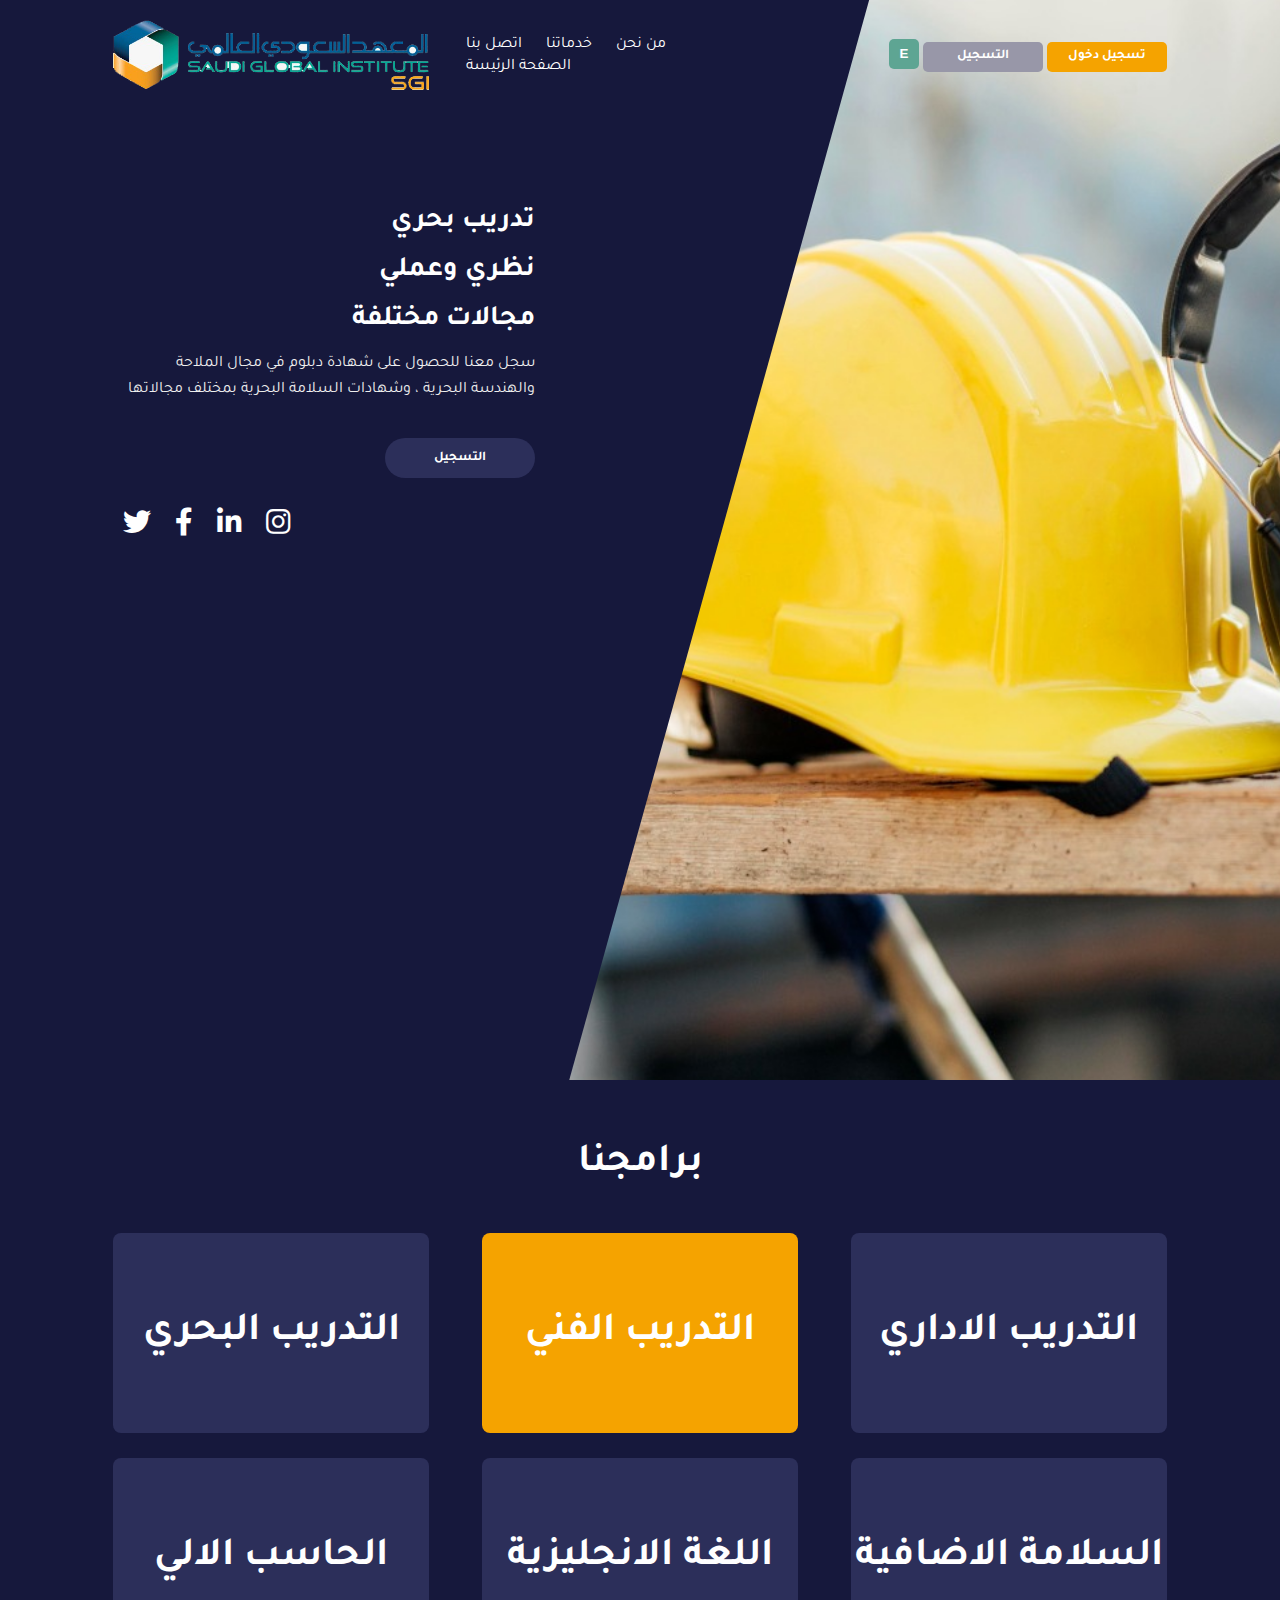
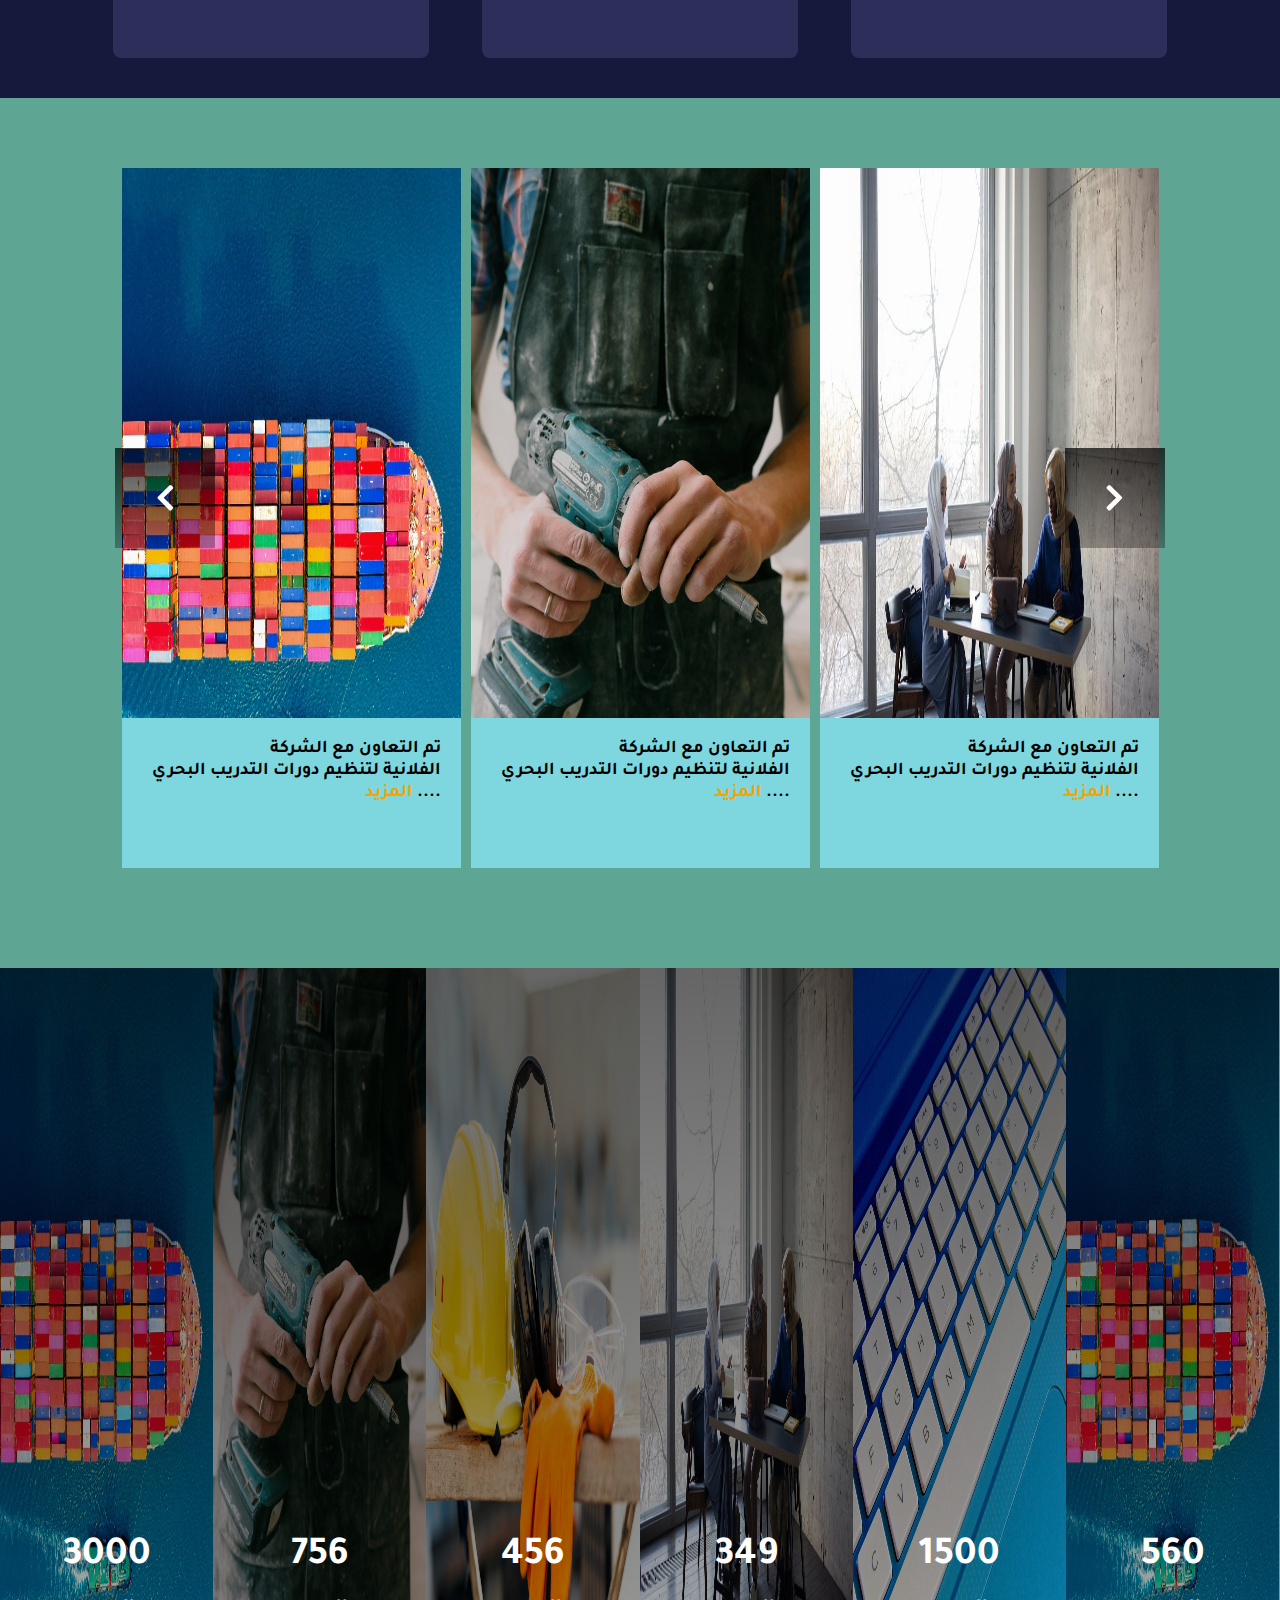
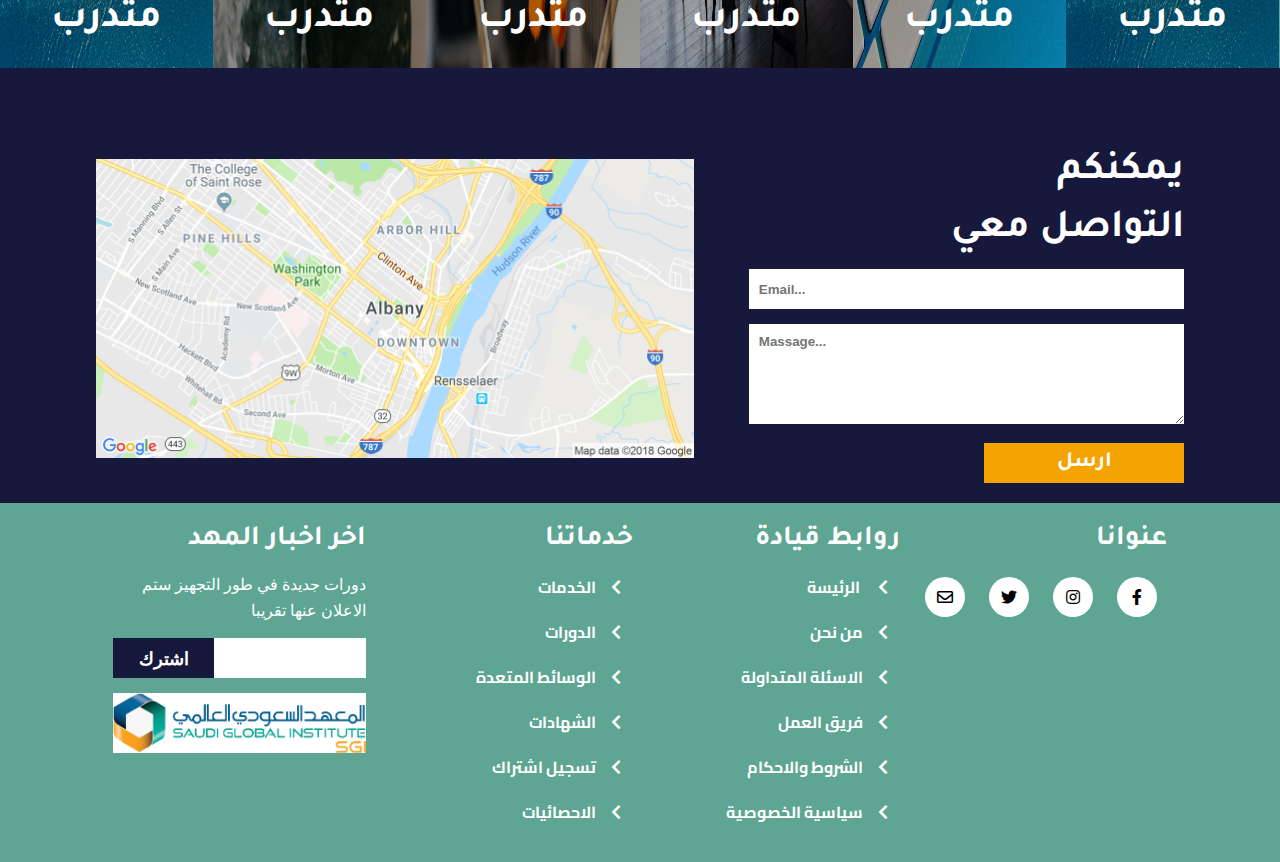
<file: index.html>
<!DOCTYPE html>
<html lang="en">
<head>
    <meta charset="UTF-8">
    <meta http-equiv="X-UA-Compatible" content="IE=edge">
    <meta name="viewport" content="width=device-width, initial-scale=1.0">
    <title>Document</title>
    <link rel="stylesheet" href="css/all.css">
    <link rel="stylesheet" href="css/owl.carousel.min.css">
    <link rel="stylesheet" href="css/owl.theme.default.min.css">
    <link rel="preconnect" href="https://fonts.googleapis.com">
    <link rel="preconnect" href="https://fonts.gstatic.com" crossorigin>
    <link href="https://fonts.googleapis.com/css2?family=Amiri:ital@1&family=Cairo:wght@200&family=Changa:wght@200;300&family=Raleway:wght@200&family=Scheherazade+New&family=Tajawal:wght@200;400&display=swap" rel="stylesheet">
    <!-- <link href="https://unpkg.com/aos@2.3.1/dist/aos.css" rel="stylesheet"> -->

    <link rel="stylesheet" href="css/style.css">
    <link rel="stylesheet" href="css/media.css">
</head>
<body>
    <!-- strad home -->
    <div class="home">
        <!-- strad header -->
        <header>
            <div class="container">
                <div class="flex-header">
                    <div class="col-header1">
                        <div class="img-header">
                            <img src="img/logo2222.png" style="width: 100%; height: 70px;" alt="">
                            <div class="mune">
                                <span class="fa fa-bars"></span>
                            </div>
                        </div>
                    </div>
                    <div class="col-header2">
                        <div class="list-header sd">
                            <ul>
                                <li><a href="#">اتصل بنا</a></li>
                                <li><a href="#">خدماتنا</a></li>
                                <li><a href="#">من نحن</a></li>
                                <li><a href="#">الصفحة الرئيسة</a></li>
                            </ul>
                        </div>
                    </div>
                 
                 <div class="col-header">
                    <div id="ul1" class="header-information sd">
                        <a href="English-index.html">
                            <button>E</button>
                        </a>
                       
                        <button>التسجيل</button>
                        <button>تسجيل دخول</button>
                    </div>
                 </div>
              
                </div>
                <div class="content-header">
                    <h2>تدريب بحري  </h2>
                    <h2>نظري وعملي  </h2>
                    <h2>مجالات مختلفة  </h2>
                    <p>
                        سجل معنا للحصول على شهادة دبلوم في مجال الملاحة
                        والهندسة البحرية ، وشهادات السلامة البحرية بمختلف مجالاتها      
                    </p>
                    <button>التسجيل</button>
                    <div class="icon-header">
                        <i class="fab fa-twitter"></i>
                        <i class="fab fa-facebook-f"></i>
                        <i class="fab fa-linkedin-in"></i>
                        <i class="fab fa-instagram"></i>
                    </div>
                </div>
                
            </div>
        </header>
        <!-- end header -->
        <!-- strad main -->
        <main>
            <section data-aos="fade-in" data-aos-duration="6000" class="promming">
                <div class="container">
                    <div class="all-head">
                        <h2>برامجنا</h2>
                    </div>
                    <div class="row-promming">
                        <div data-aos="fade-right" class="colum-promming">
                            <div class="prom-div">
                                <h2>التدريب الاداري</h2>
                            </div>
                        </div>
                        <div data-aos="fade-right" class="colum-promming">
                            <div class="prom-div div-active">
                                <h2>التدريب الفني</h2>
                            </div>
                        </div>
                        <div  data-aos="fade-up" class="colum-promming">
                            <div class="prom-div">
                                <h2>التدريب البحري</h2>
                            </div>
                        </div>
                        <div data-aos="fade-down" class="colum-promming">
                            <div class="prom-div">
                                <h2>السلامة الاضافية</h2>
                            </div>
                        </div>
                        <div data-aos="fade-left" class="colum-promming">
                            <div class="prom-div">
                                <h2>اللغة الانجليزية</h2>
                            </div>
                        </div>
                        <div data-aos="fade-center" class="colum-promming">
                            <div class="prom-div">
                                <h2>الحاسب الالي</h2>
                            </div>
                        </div>
                    </div>
                </div>
            </section>
            <!--strad service-->
            <section data-aos="fade-up" data-aos-duration="6000" class="service">
                <div class="container">
                    <div class="owl-carousel pos-silder">
                        <div class="item">
                            <img src="img/jj.jpeg" alt="">
                            <div class="ser-div">
                                <h2>تم التعاون مع الشركة  </h2>
                                <h2>الفلانية لتنظيم دورات التدريب البحري .... <span>المزيد</span></h2>
                            </div>
                        </div>
                        <div class="item">
                            <img src="img/service.jpeg" alt="">
                            <div class="ser-div">
                                <h2>تم التعاون مع الشركة  </h2>
                                <h2>الفلانية لتنظيم دورات التدريب البحري .... <span>المزيد</span></h2>
                            </div>
                        </div>
                        <div class="item">
                            <img src="img/s2.jpeg" alt="">
                            <div class="ser-div">
                                <h2>تم التعاون مع الشركة  </h2>
                                <h2>الفلانية لتنظيم دورات التدريب البحري .... <span>المزيد</span></h2>
                            </div>
                        </div>
                    </div>
                    <div class="icon1">
                        <i class="fas fa-chevron-left customPrevBtn21 "></i>
                        <i class="fas fa-chevron-right customNextBtn21"></i>
                    </div>
                </div>
              

            </section>
            <!-- end service -->
            <!-- strad profile -->
            <section data-aos="fade-up" data-aos-duration="9000" class="profile">
                <div class="container">
                    <div class="row-profile">
                        <div data-aos="fade-down" class="col-profile">
                            <div class="prof-image">
                                <img src="img/jj.jpeg" alt="">
                                <div class="prof-div">
                                    <h2>3000</h2>
                                    <h3>متدرب</h3>
                                </div>
                            </div>
                        </div>
                        <div data-aos="fade-up" class="col-profile">
                            <div class="prof-image">
                                <img src="img/service.jpeg" alt="">
                                <div class="prof-div">
                                    <h2>756</h2>
                                    <h3>متدرب</h3>
                                </div>
                            </div>
                        </div>
                        <div data-aos="fade-left" class="col-profile">
                            <div class="prof-image">
                                <img src="img/bg.jpeg" alt="">
                                <div class="prof-div">
                                    <h2>456</h2>
                                    <h3>متدرب</h3>
                                </div>
                            </div>
                        </div>
                        <div data-aos="fade-right" class="col-profile">
                            <div class="prof-image">
                                <img src="img/s2.jpeg" alt="">
                                <div class="prof-div">
                                    <h2>349</h2>
                                    <h3>متدرب</h3>
                                </div>
                            </div>
                        </div>
                        <div data-aos="fade-center" class="col-profile">
                            <div class="prof-image">
                                <img src="img/s3.jpeg" alt="">
                                <div class="prof-div">
                                    <h2>1500</h2>
                                    <h3>متدرب</h3>
                                </div>
                            </div>
                        </div>
                        <div data-aos="fade-down" class="col-profile">
                            <div class="prof-image">
                                <img src="img/jj.jpeg" alt="">
                                <div class="prof-div">
                                    <h2>560</h2>
                                    <h3>متدرب</h3>
                                </div>
                            </div>
                        </div>
                    </div>
                </div>
            </section> 
            <!-- end profile -->
            <!-- strad contact Us -->
             <section data-aos="fade-in" data-aos-duration="10000" class="Contact">
                 <div class="container">
                    <div class="row-contact">
                        <div data-aos="fade-up" class="colum-contact">
                            <img src="img/google@2x.png" alt="">
                        </div>
                        <div data-aos="fade-left" class="colum-contact1">
                            <div class="content">
                                <h2>يمكنكم</h2>
                                <h2>التواصل معي</h2>
                                <form>
                                    <div class="all-input">
                                        <input type="email" placeholder="Email...">
                                    </div>
                                    <div class="all-input">
                                        <textarea placeholder="Massage..."></textarea>
                                    </div>
                                    <div class="all-but">
                                        <button>ارسل</button>
                                    </div>
                                </form>
                            </div>
                       
                        </div>
                    </div>
                 </div>
            </section> 
            <!-- end contact Us -->
        </main>
        <!-- end main -->
        <!-- strad footer -->
         <footer data-aos="fade-down" data-aos-duration="12000" class="arbic">
            <div class="container">
                <div class="row-footer">
                    <div class="col-foot">
                        <div class="part1">
                           <h3>عنوانا</h3>
                              <div class="social">
                                <i class="fab fa-facebook-f"></i>
                                <i class="fab fa-instagram"></i>
                                <i class="fab fa-twitter"></i>
                                <i class="far fa-envelope"></i>
                            </div>
                        </div>
                    </div>
                    <div class="col-foot">
                        <div class="part2">
                            <h3>روابط قيادة</h3>
                            <ul>
                                <li><a href="#"> <i class="fas fa-chevron-left"></i> الرئيسة</a></li>
                                <li><a href="#"><i class="fas fa-chevron-left"></i>من نحن</a></li>
                                <li><a href="#"><i class="fas fa-chevron-left"></i>الاسئلة المتداولة</a></li>
                                <li><a href="#"><i class="fas fa-chevron-left"></i>فريق العمل</a></li>
                                <li><a href="#"><i class="fas fa-chevron-left"></i>الشروط والاحكام</a></li>
                                <li><a href="#"><i class="fas fa-chevron-left"></i>سياسية الخصوصية</a></li>
                            </ul>
                        </div>
                    </div>
                    <div class="col-foot">
                            <div class="part3">
                                <h3>خدماتنا</h3>
                                <ul>
                                    <li><a href="#"><i class="fas fa-chevron-left"></i>الخدمات</a></li>
                                    <li><a href="#"><i class="fas fa-chevron-left"></i>الدورات</a></li>
                                    <li><a href="#"><i class="fas fa-chevron-left"></i>الوسائط المتعدة</a></li>
                                    <li><a href="#"><i class="fas fa-chevron-left"></i>الشهادات</a></li>
                                    <li><a href="#"><i class="fas fa-chevron-left"></i>تسجيل اشتراك</a></li>
                                    <li><a href="#"><i class="fas fa-chevron-left"></i>الاحصائيات</a></li>
                                </ul>
                            </div>
                    </div>
                    <div class="col-foot">
                        <div class="prat4">
                            <h3>اخر اخبار المهد</h3>
                            <p>
                                دورات جديدة في طور التجهيز ستم الاعلان عنها تقريبا
                            </p>
                            <div class="foot-input">
                                <input type="text">
                                <button>اشترك</button>
                            </div>
                            <img src="img/sdsd.jpg" width="100%" alt="">
                        
                        </div>
                    </div>
                </div>
            </div>
        </footer> 
        <!-- end footert -->
    </div>
    <!-- end home -->
    <script src="js/jquery-3.5.1.min.js"></script>
    <script src="js/owl.carousel.min.js"></script>
    <script src="https://unpkg.com/aos@2.3.1/dist/aos.js"></script>

    
    <script src="js/main.js"></script>
</body>
</html>
</file>
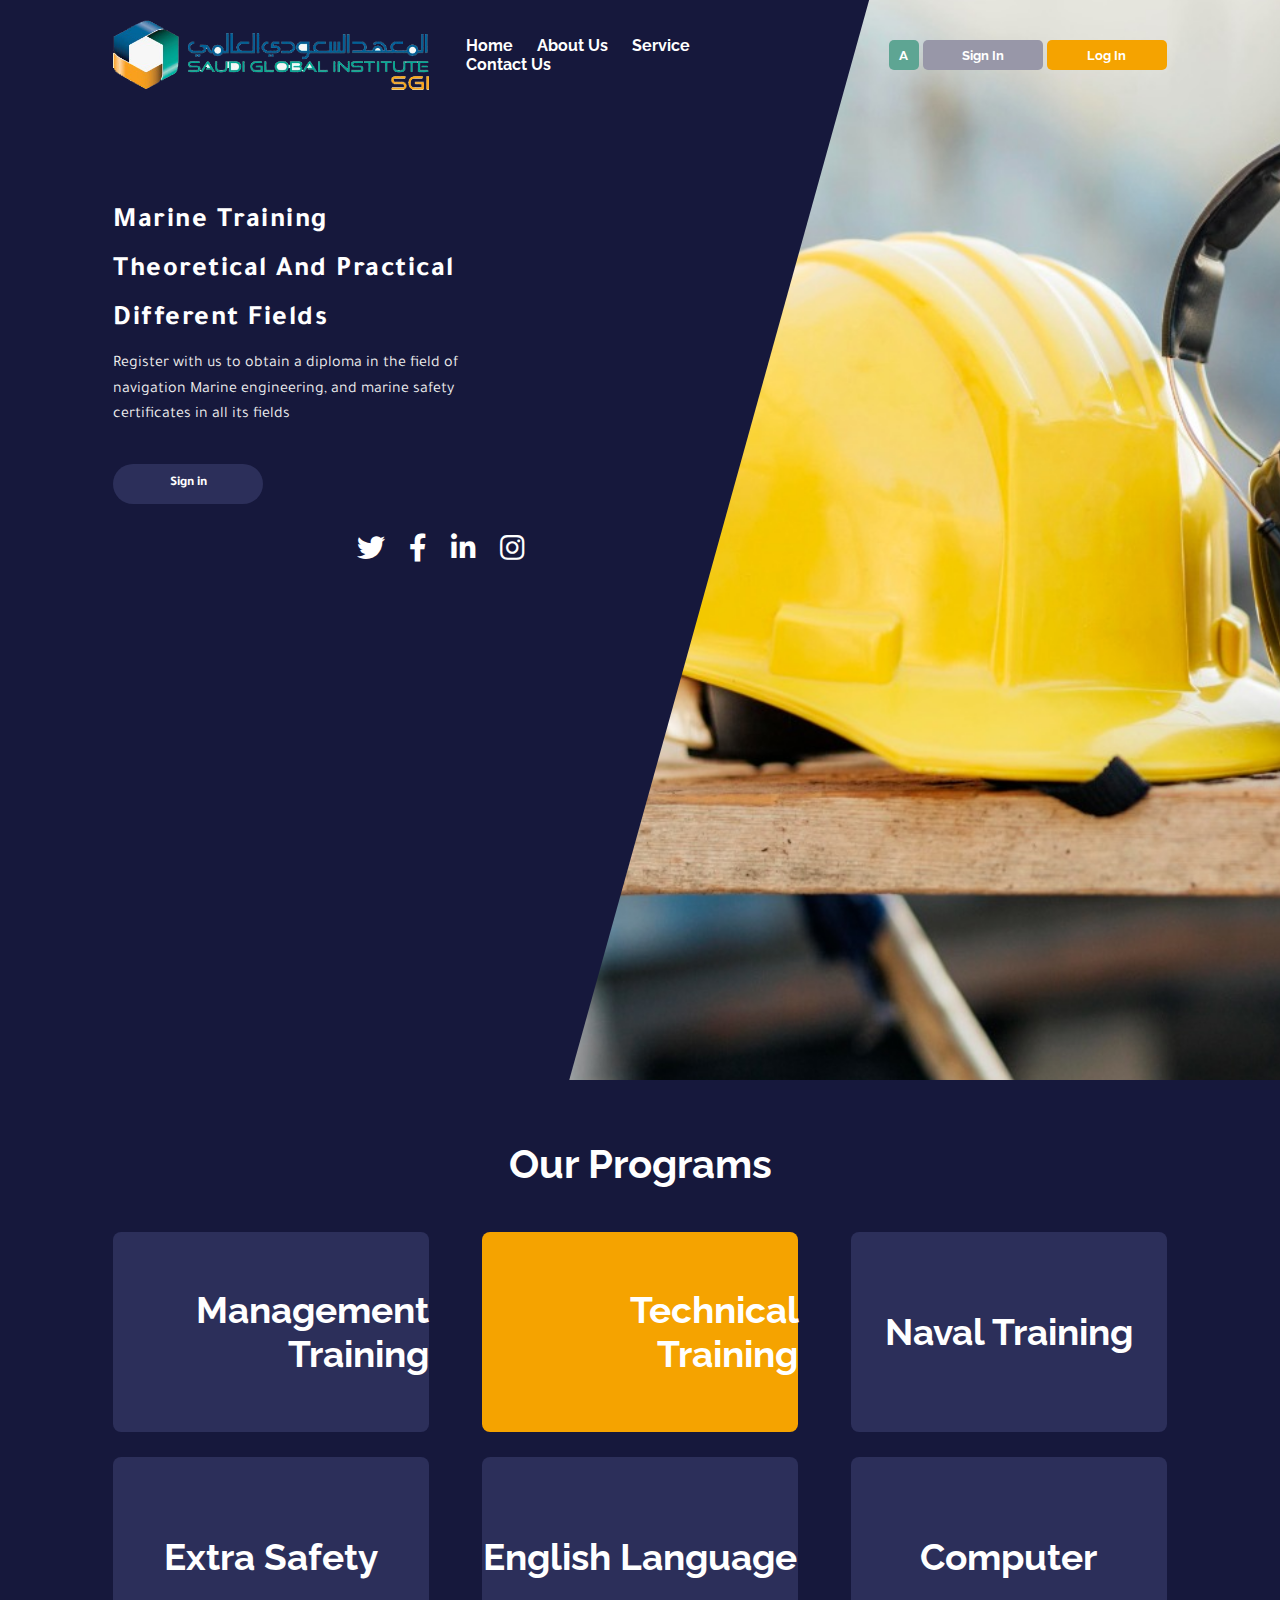
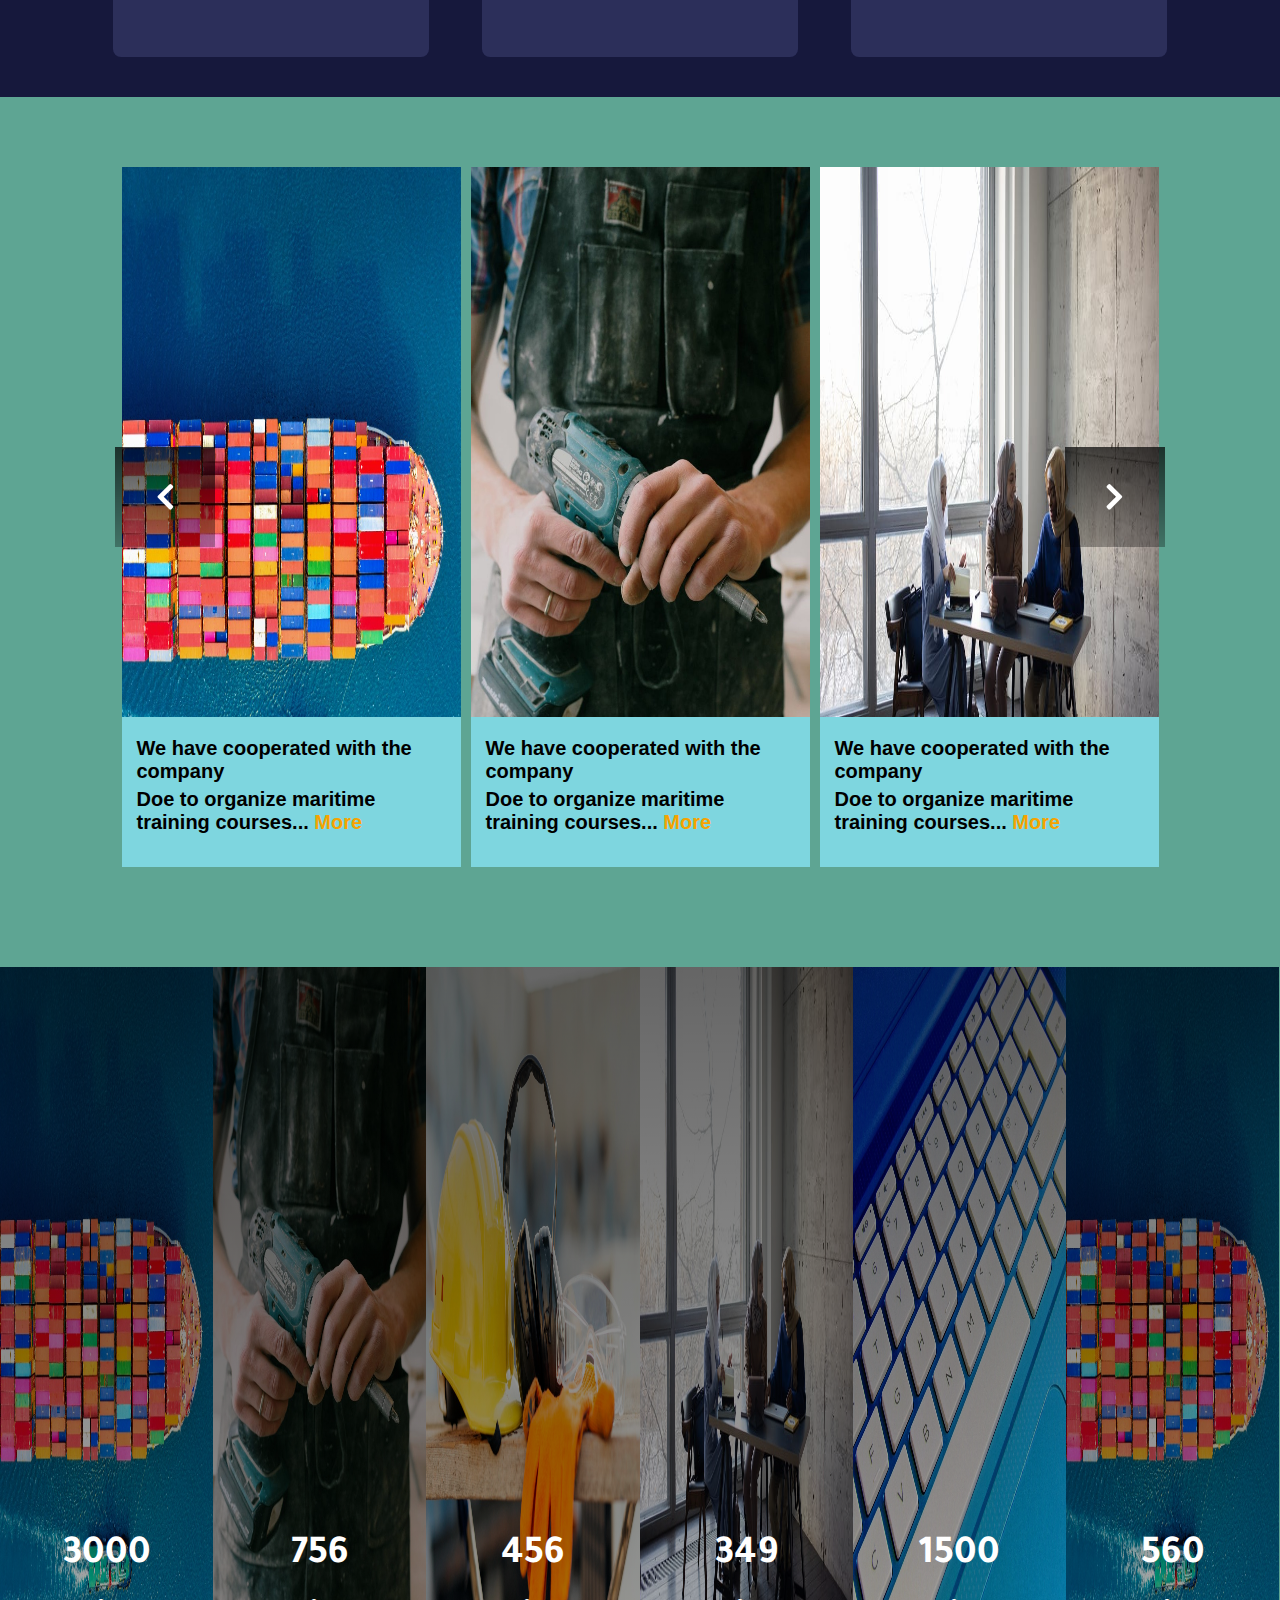
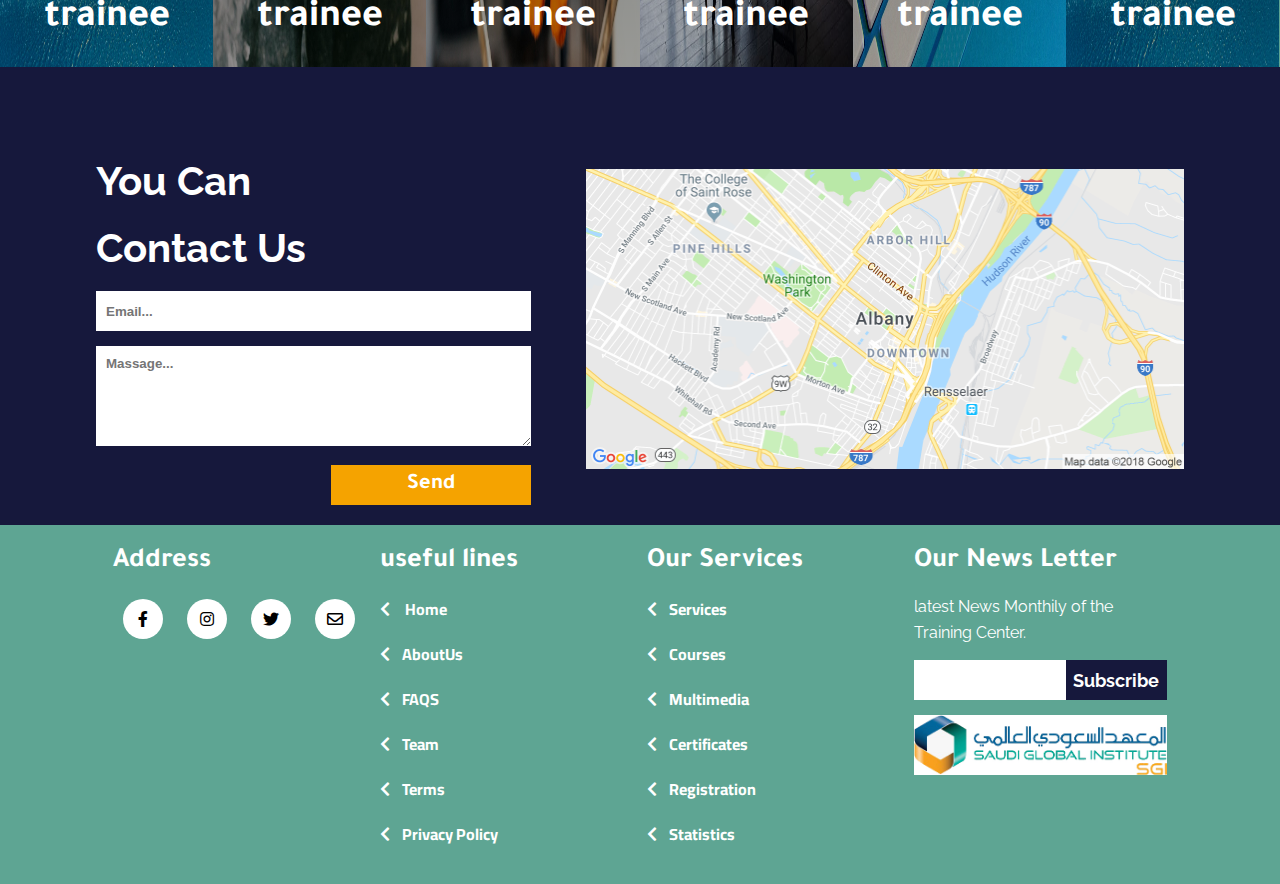
<file: English-index.html>
<!DOCTYPE html>
<html lang="en">
<head>
    <meta charset="UTF-8">
    <meta http-equiv="X-UA-Compatible" content="IE=edge">
    <meta name="viewport" content="width=device-width, initial-scale=1.0">
    <title>Document</title>
    <link rel="stylesheet" href="css/all.css">
    <link rel="stylesheet" href="css/owl.carousel.min.css">
    <link rel="stylesheet" href="css/owl.theme.default.min.css">
    <link rel="preconnect" href="https://fonts.googleapis.com">
    <link rel="preconnect" href="https://fonts.gstatic.com" crossorigin>
    <link href="https://fonts.googleapis.com/css2?family=Amiri:ital@1&family=Cairo:wght@200&family=Changa:wght@200;300&family=Raleway:wght@200&family=Scheherazade+New&family=Tajawal:wght@200;400&display=swap" rel="stylesheet">
    <!-- <link href="https://unpkg.com/aos@2.3.1/dist/aos.css" rel="stylesheet"> -->

    <link rel="stylesheet" href="css/style.css">
    <link rel="stylesheet" href="css/media.css">
</head>
<body>
    <!-- strad home -->
    <div class="home English">
        <!-- strad header -->
        <header>
            <div class="container">
                <div class="flex-header">
                    <div class="col-header1">
                        <div class="img-header">
                            <img src="img/logo2222.png" style="width: 100%; height: 70px;" alt="">
                            <div class="mune">
                                <span class="fa fa-bars"></span>
                            </div>
                        </div>
                    </div>
                    <div class="col-header2">
                        <div id="ul" class="list-header sd">
                            <ul>
                                <li><a href="#">Home</a></li>
                                <li><a href="#">About Us</a></li>
                                <li><a href="#">Service</a></li>
                                <li><a href="#">Contact Us</a></li>
                            </ul>
                        </div>
                    </div>
                 
                 <div class="col-header">
                    <div id="ul1" class="header-information sd">
                        <a href="index.html">
                            <button>A</button>
                        </a>
                       
                        <button>sign in</button>
                        <button>log in</button>
                    </div>
                 </div>
              
                </div>
                <div class="content-header">
                    <h2>marine training     </h2>
               
                    <h2>Theoretical and practical     </h2>
               
                    <h2>different fields  </h2>
                  
                    <p>
                        Register with us to obtain a diploma in the field of navigation
                        Marine engineering, and marine safety certificates in all its fields
                    </p>
                    <button>Sign in</button>
                    <div class="icon-header">
                        <i class="fab fa-twitter"></i>
                        <i class="fab fa-facebook-f"></i>
                        <i class="fab fa-linkedin-in"></i>
                        <i class="fab fa-instagram"></i>
                    </div>
                </div>
                
            </div>
        </header>
        <!-- end header -->
        <!-- strad main -->
        <main>
            <section data-aos="fade-in" data-aos-duration="6000" class="promming">
                <div class="container">
                    <div class="all-head">
                        <h2> Our programs </h2>
                       
                    </div>
                    <div class="row-promming">
                        <div class="colum-promming">
                            <div data-aos="fade-right" class="prom-div">
                                <h2>management training    </h2>
                            
                            </div>
                        </div>
                        <div class="colum-promming">
                            <div data-aos="fade-right" class="prom-div div-active">
                                <h2>technical training </h2>
                               
                            </div>
                        </div>
                        <div data-aos="fade-up" class="colum-promming">
                            <div class="prom-div">
                                <h2>Naval training </h2>
                               
                            </div>
                        </div>
                        <div class="colum-promming">
                            <div data-aos="fade-down" class="prom-div">
                                <h2>extra safety  </h2>
                              
                            </div>
                        </div>
                        <div class="colum-promming">
                            <div data-aos="fade-left" class="prom-div">
                                <h2>English language  </h2>
                              
                            </div>
                        </div>
                        <div class="colum-promming">
                            <div data-aos="fade-center" class="prom-div">
                                <h2>computer</h2>
                            </div>
                        </div>
                    </div>
                </div>
            </section>
            <!--strad service-->
            <section data-aos="fade-up" data-aos-duration="6000" class="service">
                <div class="container">
                    <div class="owl-carousel pos-silder">
                        <div class="item">
                            <img src="img/jj.jpeg" alt="">
                            <div class="ser-div">
                                <h2>We have cooperated with the company </h2>
                                <h2>Doe to organize maritime training courses... <span>More</span> </h2>
                            </div>
                        </div>
                        <div class="item">
                            <img src="img/service.jpeg" alt="">
                            <div class="ser-div">
                                <h2>We have cooperated with the company </h2>
                                <h2>Doe to organize maritime training courses... <span>More</span> </h2>
                            </div>
                        </div>
                        <div class="item">
                            <img src="img/s2.jpeg" alt="">
                            <div class="ser-div">
                                <h2>We have cooperated with the company </h2>
                                <h2>Doe to organize maritime training courses... <span>More</span> </h2>
                            </div>
                        </div>
                    </div>
                    <div class="icon1">
                        <i class="fas fa-chevron-left customPrevBtn21 "></i>
                        <i class="fas fa-chevron-right customNextBtn21"></i>
                    </div>
                </div>
              

            </section>
            <!-- end service -->
            <!-- strad profile -->
            <section data-aos="fade-up" data-aos-duration="9000" class="profile">
                <div class="container">
                    <div class="row-profile">
                        <div data-aos="fade-down"  class="col-profile">
                            <div class="prof-image">
                                <img src="img/jj.jpeg" alt="">
                                <div class="prof-div">
                                    <h2>3000</h2>
                                    <h3>trainee</h3>
                                </div>
                            </div>
                        </div>
                        <div data-aos="fade-up"  class="col-profile">
                            <div  class="prof-image">
                                <img src="img/service.jpeg" alt="">
                                <div class="prof-div">
                                    <h2>756</h2>
                                    <h3>trainee</h3>
                                </div>
                            </div>
                        </div>
                        <div data-aos="fade-left"  class="col-profile">
                            <div class="prof-image">
                                <img src="img/bg.jpeg" alt="">
                                <div class="prof-div">
                                    <h2>456</h2>
                                    <h3>trainee</h3>
                                </div>
                            </div>
                        </div>
                        <div data-aos="fade-right"  class="col-profile">
                            <div class="prof-image">
                                <img src="img/s2.jpeg" alt="">
                                <div class="prof-div">
                                    <h2>349</h2>
                                    <h3>trainee</h3>
                                </div>
                            </div>
                        </div>
                        <div data-aos="fade-center" class="col-profile">
                            <div class="prof-image">
                                <img src="img/s3.jpeg" alt="">
                                <div class="prof-div">
                                    <h2>1500</h2>
                                    <h3>trainee</h3>
                                </div>
                            </div>
                        </div>
                        <div data-aos="fade-down" class="col-profile">
                            <div class="prof-image">
                                <img src="img/jj.jpeg" alt="">
                                <div class="prof-div">
                                    <h2>560</h2>
                                    <h3>trainee</h3>
                                </div>
                            </div>
                        </div>
                    </div>
                </div>
            </section>
            <!-- end profile -->
            <!-- strad contact Us -->
            <section data-aos="fade-in" data-aos-duration="10000" class="Contact">
                 <div class="container">
                    <div class="row-contact">
                        <div data-aos="fade-up" class="colum-contact">
                            <img src="img/google@2x.png" alt="">
                        </div>
                        <div data-aos="fade-left" class="colum-contact1">
                            <div class="content">
                                <h2>you can  </h2>
                              
                                <h2>Contact Us</h2>
                                <form>
                                    <div class="all-input">
                                        <input type="email" placeholder="Email...">
                                    </div>
                                    <div class="all-input">
                                        <textarea placeholder="Massage..."></textarea>
                                    </div>
                                    <div class="all-but">
                                        <button>Send</button>
                                    </div>
                                </form>
                            </div>
                       
                        </div>
                    </div>
                 </div>
            </section>
            <!-- end contact Us -->
        </main>
        <!-- end main -->
        <!-- strad footer -->
        <footer data-aos="fade-down" data-aos-duration="12000">
            <div class="container">
                <div class="row-footer">
                    <div data-aos="fade-down"  class="col-foot">
                        <div class="part1">
                           <h3>Address</h3>
                              <div class="social">
                                <i class="fab fa-facebook-f"></i>
                                <i class="fab fa-instagram"></i>
                                <i class="fab fa-twitter"></i>
                                <i class="far fa-envelope"></i>
                            </div>
                        </div>
                    </div>
                    <div  class="col-foot">
                        <div data-aos="fade-up" class="part2">
                            <h3>useful lines</h3>
                            <ul>
                                <li><a href="#"> <i class="fas fa-chevron-left"></i> Home</a></li>
                                <li><a href="#"><i class="fas fa-chevron-left"></i>AboutUs</a></li>
                                <li><a href="#"><i class="fas fa-chevron-left"></i>FAQS</a></li>
                                <li><a href="#"><i class="fas fa-chevron-left"></i>Team</a></li>
                                <li><a href="#"><i class="fas fa-chevron-left"></i>Terms</a></li>
                                <li><a href="#"><i class="fas fa-chevron-left"></i>Privacy Policy</a></li>
                            </ul>
                        </div>
                    </div>
                    <div data-aos="fade-right" class="col-foot">
                            <div class="part3">
                                <h3>Our Services</h3>
                                <ul>
                                    <li><a href="#"><i class="fas fa-chevron-left"></i>Services</a></li>
                                    <li><a href="#"><i class="fas fa-chevron-left"></i>Courses</a></li>
                                    <li><a href="#"><i class="fas fa-chevron-left"></i>Multimedia</a></li>
                                    <li><a href="#"><i class="fas fa-chevron-left"></i>Certificates</a></li>
                                    <li><a href="#"><i class="fas fa-chevron-left"></i>Registration</a></li>
                                    <li><a href="#"><i class="fas fa-chevron-left"></i>Statistics</a></li>
                                </ul>
                            </div>
                    </div>
                    <div data-aos="fade-left" class="col-foot">
                        <div class="prat4">
                            <h3>Our News Letter</h3>
                            <p>
                                latest News Monthily of the Training Center.
                            </p>
                            <div class="foot-input">
                                <input type="text">
                                <button>subscribe</button>
                            </div>
                            <img src="img/sdsd.jpg" width="100%" alt="">
                            <!-- <div class="social">
                                <i class="fab fa-facebook-f"></i>
                                <i class="fab fa-instagram"></i>
                                <i class="fab fa-twitter"></i>
                                <i class="far fa-envelope"></i>
                            </div> -->
                        </div>
                    </div>
                </div>
            </div>
        </footer>
        <!-- end footert -->
    </div>
    <!-- end home -->
    <script src="js/jquery-3.5.1.min.js"></script>
    <script src="js/owl.carousel.min.js"></script>
    <script src="https://unpkg.com/aos@2.3.1/dist/aos.js"></script>

    <script src="js/main.js"></script>
</body>
</html>
</file>
<file: css/style.css>
*{
    margin: 0;
    padding: 0;
    box-sizing: border-box;
    border: none;
    outline: none;
}
body,html{
    width: 100%;
  
}
a{
    text-decoration: none;
}
/* strad header */
header{
    width: 100%;
    min-height: 120vh;
    background: url(../img/Web\ 1920\ –\ 1.png) no-repeat center;
    padding: 20px;
}
.flex-header{
    display: flex;
    justify-content: space-between;
    align-items: center;
}
.img-header{
    display: flex;
    justify-content: space-between;
    align-items: center;
}
.col-header{
    flex-basis: 35%;
}
.col-header1{
    flex-basis:30%;
}
.col-header2{
    flex-basis:30%;
}
.header-information{
    float: right;
}
.list-header ul li{
    display: inline-block;
    font-family: 'Tajawal', sans-serif;
    padding:  0px 10px;
}
.list-header ul li a{
    color: #fff;
    
}
.list-header ul li:hover{
    text-decoration: underline;
}
.header-information button:nth-child(1){
    background-color: #5ea593;
    padding: 5px;
    width: 30px;
    height: 30px;
    border-radius: 5px;
    color: #fff;
    cursor: pointer;
    font-weight: bold;
}
.header-information button:nth-child(2){
    background-color: #9897a8;
    padding: 5px;
    width: 120px;
    height: 30px;
    border-radius: 5px;
    color: #fff;
    cursor: pointer;
    font-family: 'Tajawal', sans-serif;
    font-weight: bold;
}
.header-information button:nth-child(3){
    background-color: #f5a300;
    padding: 5px;
    width: 120px;
    height: 30px;
    border-radius: 5px;
    color: #fff;
    cursor: pointer;
    font-family: 'Tajawal', sans-serif;
    font-weight: bold;
}
.mune{
    display: none;
}
.content-header{
    width: 40%;
    text-align: right;
    padding-top: 100px;
}
.content-header h2{
    color: #fff;
    font-family: 'Tajawal', sans-serif !important;
    font-size: 28px;
   
    margin: 15px 0px;
}
.content-header p{
    color: #eee;
    line-height: 1.6;
    margin: 15px 0px;
    font-family: 'Tajawal', sans-serif !important;
}
.content-header button{
    width: 150px;
    height: 40px;
    background-color: #2c2f5a;
    color: #fff;
    font-family: 'Tajawal', sans-serif;
    margin: 20px 0px;
    border-radius: 30px;
    cursor: pointer;
    font-weight: bold;
    transition: all 1s;
}
.content-header button:hover{
    background-color: #f5a300;
}
.icon-header{
  text-align: left;
    
}
.icon-header i{
    color: #fff;
    font-size: 28px;
    margin: 10px;
    cursor: pointer;
}
.icon-header i:hover{
    color: #f5a300;
}
/* end header */
.promming{
    width: 100%;
    min-height: 500px;
    padding: 40px 20px;
    direction: rtl;
    background: #16183c;
}
.container{
    width: 85%;
    margin: auto;
}
.row-promming{
    display: flex;
    justify-content: space-between;
    align-items: center;
    flex-flow: wrap row;
}
.colum-promming{
    flex-basis: 30%;
}
.prom-div{
    width: 100%;
    height: 200px;
    border-radius: 8px;
    background-color: #2c2f5a;
    margin-top: 25px;
    display: flex;
    justify-content: center;
    align-items: center;
    color: #fff;
    transition: all 1s;
    
}
.div-active{
    background-color: #f5a300;
}
.prom-div h2{
    font-family: 'Tajawal', sans-serif;
    font-size: 40px;
}
.prom-div:hover{
    background-color: #f5a300;
    cursor: pointer;
}
.div-active:hover{
    background-color: #2c2f5a;
}
.all-head h2{
    font-family: 'Tajawal', sans-serif;
    color: #fff;
    margin: 20px auto;
    text-align: center;
    font-size: 40px;
}
.service{
    width: 100%;
    min-height: 300px;
    text-align: right;
    background-color: #5ea593;
    padding: 30px;
    padding-top: 70px;
    position: relative;
}
.service .item{
    height: 700px;
    background-color: #fff;
    /* direction: rtl; */
}
.service .item img{
    width: 100%;
    height: 100%;
    position: relative;
}
.service .item .ser-div{
    position: absolute;
   
    bottom: 0;
    width: 100%;
    height: 150px;
    background:#7ed6df;
    padding: 20px;
     
}
.service .item .ser-div h2{
    font-family: 'Tajawal', sans-serif;
    font-size: 18px;
}
.service .item .ser-div h2 span{
    color: #f5a300;
    font-weight: bold;
    cursor: pointer;
}
.pos-silder{
    position: relative;
}
.icon1 i{
    position: absolute;
    top: 50%;
    background: linear-gradient(rgba(0,0,0,0.7),rgba(0,0,0,0.3));
    width: 100px;
    height: 100px;
    z-index: 100;
    text-align: center;
    line-height: 100px;
    font-size: 30px;
    transform: translateY(-50%);
    cursor: pointer;
    color: #fff;
    font-weight: bold;
}
.icon1 i:nth-child(1){
    position: absolute;
    left: 9%;
}
.icon1 i:nth-child(2){
    position: absolute;
    right: 9%;
}
/* profile */
.profile{
    width: 100%;
    min-height: 300px;
    text-align: right;
    background-color: #5ea593;
    /* padding: 30px; */
    padding-top: 70px;
    position: relative;
}
.profile .container{
    width: 100% !important;
}
.row-profile{
    display: flex;
    flex-wrap: wrap;
}
.col-profile{
    flex-basis: 16.66%;
    
}
.prof-image{
    width: 100%;
    height: 700px;
    position: relative;
}
.col-profile img{
    width: 100%;
    height: 100%;
}
.prof-image:after{
    content: "";
    position: absolute;
    top: 0;
    left: 0;
    width: 100%;
    height: 100%;
    background:linear-gradient(rgba(0,0,0,0.6),rgba(0,0,0,0.3));
}
.prof-div{
    position: absolute;
    bottom: 0;
    width: 100%;
    height: 150px;
    text-align: center;
    z-index: 1000;
}
.prof-div h2{
    color: #fff;
    font-size: 40px;
    margin: 15px 0px;
    font-family: 'Tajawal', sans-serif;
}
.prof-div h3{
    color: #fff;
    font-size: 40px;
    margin: 15px 0px;
    font-family: 'Tajawal', sans-serif;
}
/* Contact */
.Contact{
    width: 100%;
    min-height: 300px;
    text-align: right;
    background-color: #16183c;
    /* padding: 30px; */
    padding-top: 70px;
    position: relative;
    padding-bottom: 20px;
}
.row-contact{
    display: flex;
    justify-content: space-between;
    align-items: center;
    flex-wrap: wrap;
}
.colum-contact{
    flex-basis: 55%;
}
.colum-contact img{
    width: 100%;
}
.colum-contact1{
    flex-basis: 40%;
}
.colum-contact1 h2{
    font-family: 'Tajawal', sans-serif;
    color: #fff;
    font-size: 40px;
    margin: 10px 0px;
}
.content form{
    width: 100%;
}
.all-input{
    width: 100%;
    text-align: right;
    margin: 15px 0px;
}
.all-input input{
    width: 100%;
    height: 40px;
    padding: 10px;
    font-family: sans-serif;
    font-weight: bold;
}
.all-input textarea{
    width: 100%;
    height: 100px;
    padding: 10px;
    font-family: sans-serif;
    font-weight: bold;
}
.all-but button{
    width: 200px;
    height: 40px;
    background-color: #f5a300;
    color: #fff;
    font-family: 'Tajawal', sans-serif;
    font-weight: bold;
    font-size: 22px;
    cursor: pointer;
    transition: all 1s;
}
.all-but{
    display: flex;
    justify-content: flex-end;
    
}
.all-but button:hover{
    background-color: #7ed6df;
}
/* footer */
footer{
    width: 100%;
    min-height: 300px;
    padding: 20px;
    background-color: #5ea593;
    direction: rtl;
}
footer ul li{
    list-style: none;
}
.row-footer{
    display: flex;
    justify-content: space-between;
    flex-wrap: wrap;
    
}
.col-foot{
    flex-basis: 24%;
}
.part1 p{
    color: #fff;
    font-family: 'Tajawal', sans-serif; 
    margin: 15px 0px;
    line-height: 1.7;

}
.col-foot h3{
    color: #fff;
    font-family: 'Tajawal', sans-serif; 
    font-size: 28px;
}
.col-foot ul li{
    margin: 15px 0px;
    font-family: 'Cairo', sans-serif;
    color: #fff;
    transition: all 1s;
}
.col-foot ul li a{
    color: #fff;
    font-weight: bold;
    transition: all 1s;
}
.col-foot ul li a:hover{
    color: #fff;
}
.col-foot .social i{
    margin: 20px 10px;
    width: 40px;
    height: 40px;
    background-color: #fff;
    border-radius: 50%;
    text-align: center;
    line-height: 40px;
    cursor: pointer;
    transition: all 1s;
}
.col-foot .social i:hover{
    background-color: #2c2f5a;
    color: #fff;
} 
.col-foot ul li i{
    margin-right: 12px;
}
.col-foot ul li:hover{
    transform: translateX(10px);
}
/* end footer */
/* strad page English */
.English{
    direction: ltr;
}
.English .header-information button{
    font-family: 'Raleway', sans-serif;


    text-transform: capitalize;
}
.English .list-header ul li{
    font-family: 'Raleway', sans-serif;
    font-weight: bold;

}
.English .content-header{
    text-align: left;
}
.English .content-header h2{
    text-transform: capitalize;
    font-family: 'Raleway', sans-serif;
    letter-spacing: 1.5px;
   
    
}
.English .content-header p{
    font-family: Arial, Helvetica, sans-serif;
    line-height: 1.6;
}
.English .content-header .icon-header{
    text-align: right;
}
.English .all-head h2{
    font-family: 'Raleway', sans-serif;
    font-weight: bold;
    text-transform: capitalize;
}
.English .prom-div h2{
    font-family: 'Raleway', sans-serif;
    font-size: 37px;
    text-transform: capitalize;
}
.English .service .item .ser-div{
    position: absolute;
    bottom: 0;
    width: 100%;
    height: 150px;
    background:#7ed6df;
    padding: 15px;
    left: 0; 
    text-align:left ;
     
}
.English .service .item .ser-div h2{
    
    font-size: 20px;
    font-family: Arial, Helvetica, sans-serif;
    margin: 5px 0px;
}
.English .service .item .ser-div h2 span{
    color: #f5a300;
    font-weight: bold;
    cursor: pointer;
    
}
.English .Contact{
    text-align: left;
}
.English  .row-contact{
    flex-direction: row-reverse;
}
.English  .colum-contact1 h2{
    font-family: 'Raleway', sans-serif;
    color: #fff;
    font-size: 40px;
    margin: 20px 0px;
    text-transform: capitalize;
}
.English  .row-promming{
    flex-direction: row-reverse;
}
.English footer{
    direction: ltr;
}
.prat4 img{
    margin: 15px 0px;
}
.prat4 p{
    margin: 15px 0px;
    color: #fff;
    font-family: 'Raleway', sans-serif;
    line-height: 1.6;
}
.foot-input{
    width: 100%;
    height: 40px;
    background-color: #fff;
    display: flex;
}
.foot-input input{
    width: 60%;
    height: 100%;
    /* background-color: red; */
}
.foot-input button{
    width: 40%;
    height: 100%;
    background-color: #16183c;
    color: #fff;
    font-weight: bold;
    font-family: 'Raleway', sans-serif;
    text-transform: capitalize;
    transition: all 1s;
    cursor: pointer;
    font-weight: bold;
    font-size: 18px;
}
.foot-input button:hover{
    background-color: #f5a300;
}
.arbic{
    text-align: right;
   
} 
.arbic ul li i{
    margin-left: 15px;
}
</file>
<file: css/media.css>
@media(max-width:576px){
    body{
        width: 100%;
        /* overflow-y: hidden; */
        overflow-x: hidden !important;
    }
    header{
        width: 100% !important;
        min-height: 100vh;
        background: linear-gradient(rgba(0,0,0,0.8),rgba(0,0,0,0.6)), url(../img/Web\ 1920\ –\ 1.png) no-repeat right;

    }
    .colum-promming{
        flex-basis: 100%;
    }
    .icon1{
        display: none;
    }
    .col-foot{
        flex-basis: 100%;
        border-bottom: 2px solid #fff ;
        margin: 10px 0px;
    }
    .col-profile{
        flex-basis: 100%;
        
    }
    .colum-contact{
        flex-basis: 100%;
    }
    .colum-contact img{
        width: 100%;
    }
    .colum-contact1{
        flex-basis: 100%;
    }
    .mune{
        display: block;
        font-size: 28px;
        width: 50px;
        height: 50px;
        background-color: orange;
        display: flex;
        justify-content: center;align-items: center;
        color: #fff;
        cursor: pointer;
    }
    .list-header ul{
        background-color: #2c2f5a;
        padding: 5px;
        display: none;
    }
    .list-header ul li{
        display: block;
        font-family: 'Tajawal', sans-serif;
        padding:  10px 0px;
        text-align: center;
    }
    .flex-header{
        display: block;
    }
    .img-header img{
        width: 60% !important;
    }
    .header-information{
       
        background-color: #2c2f5a;
        width: 100%;
        padding: 5px;
        display: none;
        text-align: center;
    }
    .header-information button{
        display: block;
        margin: 10px auto;
    }
    .content-header{
        width: 70%;
        text-align: right;
        padding-top: 100px;
    }
    /* .prom-div{
        font-size: 16px;
    } */
    .English .prom-div{
        text-align: center;
    }
    .prom-div h2{
        font-family: 'Tajawal', sans-serif;
        font-size: 20px !important;
    }
    .content-header{
        width: 100%;
        text-align: right;
        padding-top: 100px;
    }
    .all-head h2{
        font-family: 'Tajawal', sans-serif;
        color: #fff;
        margin: 20px auto;
        text-align: center;
        font-size: 20px;
    }
    .colum-contact1 h2{
        font-family: 'Tajawal', sans-serif;
        color: #fff;
        font-size: 20px !important;
        margin: 15px 0px;
    }
    footer h3{
        font-size: 20px !important;
    }
    footer ul li a{
        font-size: 15px !important;
    }
    .prof-div h2{
        color: #fff;
        font-size: 20px;
        margin: 15px 0px;
        font-family: 'Tajawal', sans-serif;
    }
    .prof-div h3{
        color: #fff;
        font-size: 20px;
        margin: 15px 0px;
        font-family: 'Tajawal', sans-serif;
    }
    .service .item .ser-div h2{
        font-family: 'Tajawal', sans-serif;
        font-size: 12px !important;
        margin: 15px 0px !important;
    }
    .profile .container{
        width: 85% !important;
    }
    .content-header h2{
        font-size: 18px !important;
    }
    .content-header p{
        font-size: 16px;
        
        
    }
    .icon-header i{
        color: #fff;
        font-size: 18px;
        margin: 10px;
        cursor: pointer;
    }
    footer h3{
        font-size: 18px !important;
    }
}
@media(min-width:576px) and (max-width:767.98px){
    body{
        width: 100%;
        /* overflow-y: hidden; */
        overflow-x: hidden !important;
    }
    .colum-promming{
        flex-basis: 100%;
    }
    .icon1{
        display: none;
    }
    .col-foot{
        flex-basis: 100%;
        border-bottom: 2px solid #fff ;
        margin: 10px 0px;
    }
    .col-foot{
        flex-basis: 48%;
    }
    .col-profile{
        flex-basis: 50%;
        
    }
    .colum-contact{
        flex-basis: 100%;
    }
    .colum-contact img{
        width: 100%;
    }
    .colum-contact1{
        flex-basis: 100%;
    }
    .mune{
        display: block;
        font-size: 28px;
        width: 50px;
        height: 50px;
        background-color: orange;
        display: flex;
        justify-content: center;align-items: center;
        color: #fff;
        cursor: pointer;
    }
    .list-header ul{
        background-color: #2c2f5a;
        padding: 5px;
        display: none;
    }
    .list-header ul li{
        display: block;
        font-family: 'Tajawal', sans-serif;
        padding:  10px 0px;
        text-align: center;
    }
    .flex-header{
        display: block;
    }
    .img-header img{
        width: 60% !important;
    }
    .header-information{
        float: left;
        background-color: #2c2f5a;
        width: 100%;
        padding: 5px;
        display: none;
    }
    .header-information button{
        display: block;
        margin: 10px auto;
    }
    .content-header{
        width: 50%;
        text-align: right;
        padding-top: 100px;
    }
    header{
        min-height: 100vh;
        background: linear-gradient(rgba(0,0,0,0.8),rgba(0,0,0,0.6)), url(../img/Web\ 1920\ –\ 1.png) no-repeat right;
    
    }
    .English .prom-div{
        text-align: center;
    }
    .prom-div h2{
        font-family: 'Tajawal', sans-serif;
        font-size: 20px !important;
    }
    .content-header{
        width: 100%;
        text-align: right;
        padding-top: 100px;
    }
    .all-head h2{
        font-family: 'Tajawal', sans-serif;
        color: #fff;
        margin: 20px auto;
        text-align: center;
        font-size: 20px;
    }
    .colum-contact1 h2{
        font-family: 'Tajawal', sans-serif;
        color: #fff;
        font-size: 20px !important;
        margin: 15px 0px;
    }
    footer h3{
        font-size: 20px !important;
    }
    footer ul li a{
        font-size: 15px !important;
    }
    .prof-div h2{
        color: #fff;
        font-size: 20px;
        margin: 15px 0px;
        font-family: 'Tajawal', sans-serif;
    }
    .prof-div h3{
        color: #fff;
        font-size: 20px;
        margin: 15px 0px;
        font-family: 'Tajawal', sans-serif;
    }
    .profile .container{
        width: 85% !important;
    }
    .content-header h2{
        font-size: 20px !important;
    }
    .content-header p{
        font-size: 16px;
        line-height: 1.8;
    }
    .icon-header i{
        color: #fff;
        font-size: 20px;
        margin: 10px;
        cursor: pointer;
    }
}
@media(min-width:768px) and (max-width:991.98px){
    body{
        width: 100%;
        /* overflow-y: hidden; */
        overflow-x: hidden !important;
    }
    header{
        width: 100% !important;
        min-height: 100vh;
        background: linear-gradient(rgba(0,0,0,0.8),rgba(0,0,0,0.6)), url(../img/Web\ 1920\ –\ 1.png) no-repeat right;

    }
    
    .colum-promming{
        flex-basis: 48%;
    }
    .col-foot{
        flex-basis: 48%;
        border-bottom: 2px solid #fff ;
        margin: 10px 0px;
    }
    .col-profile{
        flex-basis: 33.33%;
        
    }
    .colum-contact{
        flex-basis: 50%;
    }
    .colum-contact img{
        width: 100%;
    }
    .colum-contact1{
        flex-basis: 45%;
    }
    .mune{
        display: block;
        font-size: 28px;
        width: 50px;
        height: 50px;
        background-color: orange;
        display: flex;
        justify-content: center;align-items: center;
        color: #fff;
        cursor: pointer;
    }
    .list-header ul{
        background-color: #2c2f5a;
        padding: 5px;
        display: none;
    }
    .list-header ul li{
        display: block;
        font-family: 'Tajawal', sans-serif;
        padding:  10px 0px;
        text-align: center;
    }
    .flex-header{
        display: block;
    }
    .img-header img{
        width: 60% !important;
    }
    .header-information{
        float: left;
        background-color: #2c2f5a;
        width: 100%;
        padding: 5px;
        display: none;
    }
    .header-information button{
        display: block;
        margin: 10px auto;
    }
    .content-header{
        width: 50%;
        text-align: right;
        padding-top: 100px;
    }
    .English .prom-div{
        text-align: center;
    }
    .prom-div h2{
        font-family: 'Tajawal', sans-serif;
        font-size: 25px !important;
    }
    .all-head h2{
        font-family: 'Tajawal', sans-serif;
        color: #fff;
        margin: 20px auto;
        text-align: center;
        font-size: 30px;
    }
    .colum-contact1 h2{
        font-family: 'Tajawal', sans-serif;
        color: #fff;
        font-size: 30px !important;
        margin: 15px 0px;
    }
    footer h3{
        font-size: 30px !important;
    }
    footer ul li a{
        font-size: 18px !important;
    }
    .prof-div h2{
        color: #fff;
        font-size: 30px;
        margin: 15px 0px;
        font-family: 'Tajawal', sans-serif;
    }
    .prof-div h3{
        color: #fff;
        font-size: 30px;
        margin: 15px 0px;
        font-family: 'Tajawal', sans-serif;
    }
}
@media(min-width:992px) and (max-width:1199.98px){
    body{
        width: 100%;
        /* overflow-y: hidden; */
        overflow-x: hidden !important;
    }
    .colum-promming{
        flex-basis:49%;
    }
    /* header{
        width: 100% !important;
        min-height: 130vh;

    } */
    .content-header{
        width: 100% !important;
    }
}
</file>
